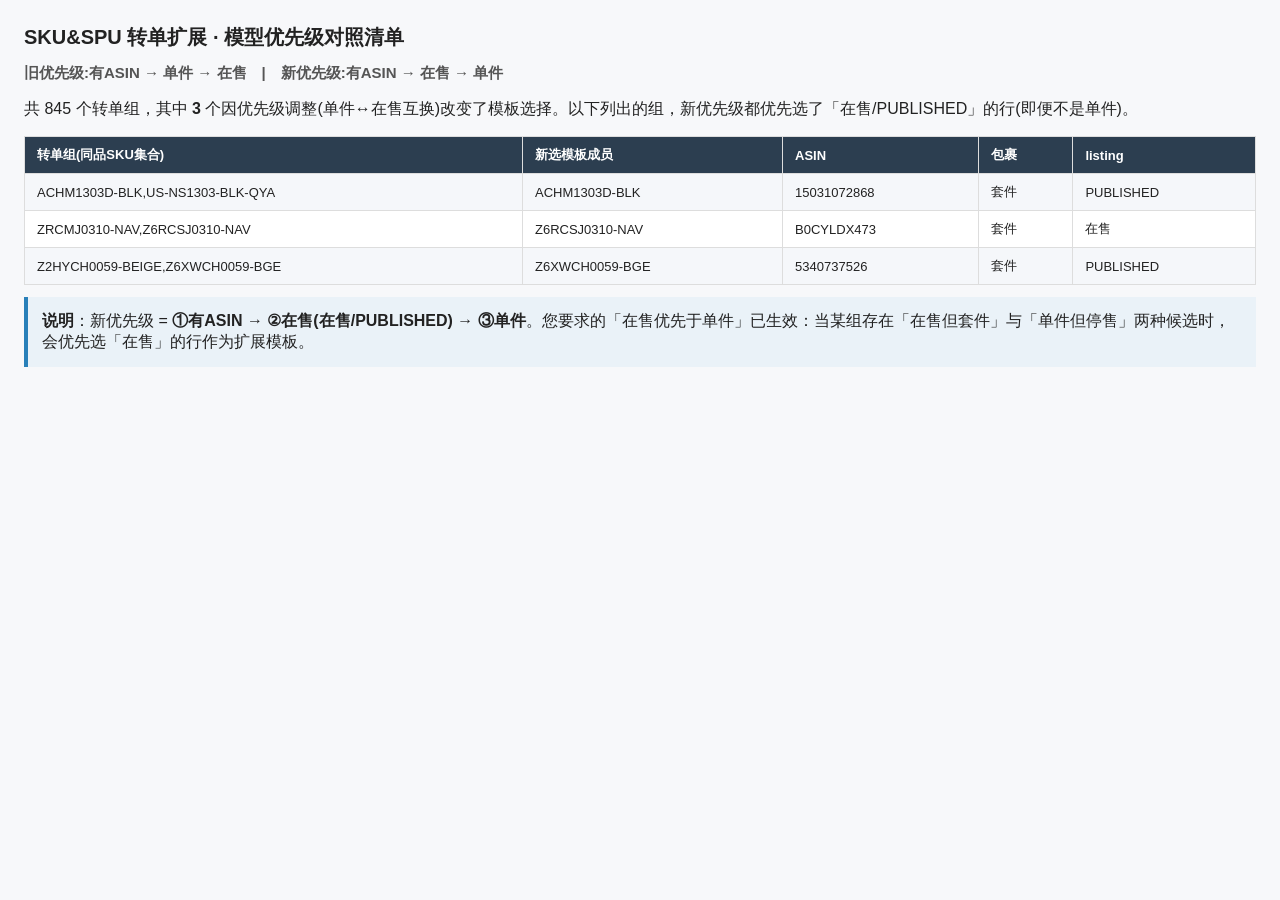
<file: 转单扩展优先级对照.html>
<!DOCTYPE html><html><head><meta charset='utf-8'><title>转单扩展优先级对照</title><style>body{font-family:'Segoe UI',Arial;margin:24px;background:#f7f8fa;color:#222}h1{font-size:20px}h2{font-size:15px;color:#555}table{border-collapse:collapse;width:100%;background:#fff;margin-top:12px}th,td{border:1px solid #ddd;padding:9px 12px;text-align:left;font-size:13px}th{background:#2c3e50;color:#fff}tr:nth-child(even){background:#f5f7fa}.note{background:#eaf2f8;padding:14px;border-left:4px solid #2980b9;margin-top:12px}</style></head><body><h1>SKU&amp;SPU 转单扩展 · 模型优先级对照清单</h1><h2>旧优先级:有ASIN → 单件 → 在售　|　新优先级:有ASIN → 在售 → 单件</h2><p>共 845 个转单组，其中 <b>3</b> 个因优先级调整(单件↔在售互换)改变了模板选择。以下列出的组，新优先级都优先选了「在售/PUBLISHED」的行(即便不是单件)。</p><table><tr><th>转单组(同品SKU集合)</th><th>新选模板成员</th><th>ASIN</th><th>包裹</th><th>listing</th></tr><tr><td>ACHM1303D-BLK,US-NS1303-BLK-QYA</td><td>ACHM1303D-BLK</td><td>15031072868</td><td>套件</td><td>PUBLISHED</td></tr>
<tr><td>ZRCMJ0310-NAV,Z6RCSJ0310-NAV</td><td>Z6RCSJ0310-NAV</td><td>B0CYLDX473</td><td>套件</td><td>在售</td></tr>
<tr><td>Z2HYCH0059-BEIGE,Z6XWCH0059-BGE</td><td>Z6XWCH0059-BGE</td><td>5340737526</td><td>套件</td><td>PUBLISHED</td></tr></table><div class='note'><b>说明</b>：新优先级 = <b>①有ASIN → ②在售(在售/PUBLISHED) → ③单件</b>。您要求的「在售优先于单件」已生效：当某组存在「在售但套件」与「单件但停售」两种候选时，会优先选「在售」的行作为扩展模板。</div></body></html>
</file>
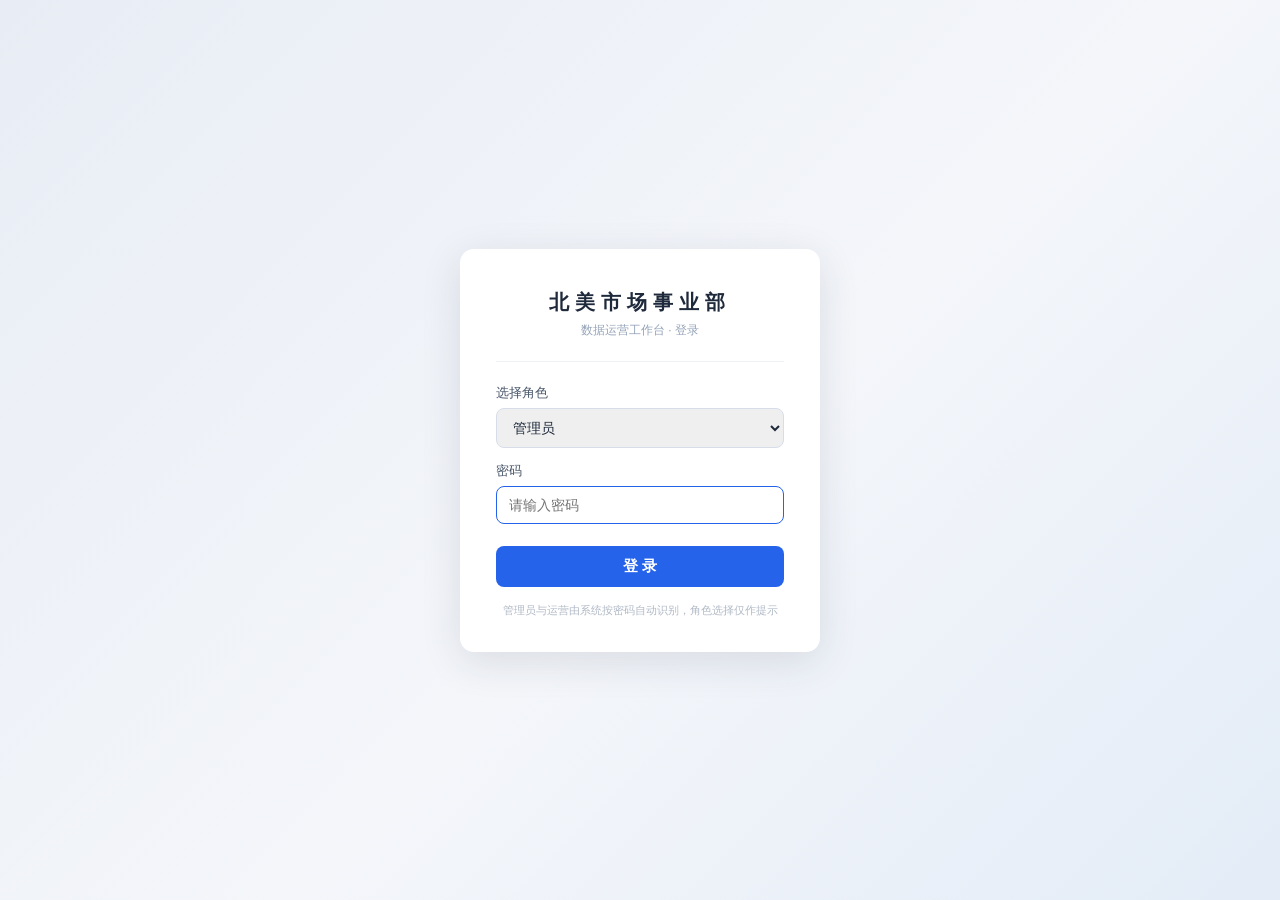
<file: templates/login.html>
<!doctype html>
<html lang="zh-CN">
<head>
<meta charset="utf-8">
<meta name="viewport" content="width=device-width, initial-scale=1.0">
<title>登录 · 数据运营工作台</title>
<style>
  * { box-sizing: border-box; }
  html, body { margin: 0; height: 100%; font-family: -apple-system, "Segoe UI", "Microsoft YaHei", sans-serif;
    background: linear-gradient(135deg, #e8edf5 0%, #f4f6fa 55%, #e3ecf7 100%); }
  .wrap { height: 100%; display: flex; align-items: center; justify-content: center; }
  .card { width: 360px; background: #fff; border-radius: 14px; box-shadow: 0 10px 40px rgba(30,41,59,.12); padding: 40px 36px 34px; }
  .brand { text-align: center; font-size: 20px; font-weight: 700; letter-spacing: 6px; color: #1e293b; }
  .sub { text-align: center; font-size: 12px; color: #94a3b8; margin-top: 6px; }
  .divider { height: 1px; background: #eef1f6; margin: 22px 0; }
  label { display: block; font-size: 13px; color: #475569; margin: 14px 0 6px; }
  select, input { width: 100%; padding: 10px 12px; border: 1px solid #d7dee9; border-radius: 8px; font-size: 14px; color: #1e293b; outline: none; }
  select:focus, input:focus { border-color: #2563eb; }
  .btn { width: 100%; margin-top: 22px; padding: 11px; border: 0; border-radius: 8px; background: #2563eb; color: #fff;
    font-size: 15px; font-weight: 600; cursor: pointer; }
  .btn:hover { background: #1d4ed8; }
  .btn[disabled] { opacity: .6; cursor: default; }
  .err { display: none; margin-top: 12px; font-size: 12px; color: #dc2626; text-align: center; }
  .tip { margin-top: 16px; font-size: 11px; color: #b0b9c6; text-align: center; }
</style>
</head>
<body>
<div class="wrap">
  <div class="card">
    <div class="brand">北美市场事业部</div>
    <div class="sub">数据运营工作台 · 登录</div>
    <div class="divider"></div>
    <form onsubmit="return doLogin()">
      <label>选择角色</label>
      <select id="role">
        <option value="admin">管理员</option>
        <option value="sub">运营</option>
      </select>
      <label>密码</label>
      <input id="pwd" type="password" placeholder="请输入密码" autocomplete="current-password">
      <button class="btn" id="btn" type="submit">登 录</button>
      <div class="err" id="err">密码错误，请重试</div>
      <div class="tip">管理员与运营由系统按密码自动识别，角色选择仅作提示</div>
    </form>
  </div>
</div>
<script>
function doLogin(){
  var pwd = document.getElementById('pwd').value || '';
  if (!pwd) { document.getElementById('err').style.display = 'block';
    document.getElementById('err').textContent = '请输入密码'; return false; }
  var btn = document.getElementById('btn');
  btn.disabled = true; btn.textContent = '登录中...';
  document.getElementById('err').style.display = 'none';
  fetch('/api/login', { method: 'POST', headers: { 'Content-Type': 'application/json' },
      body: JSON.stringify({ password: pwd }) })
    .then(function(r){ if (!r.ok) throw new Error('bad'); return r.json(); })
    .then(function(d){
      if (!d.ok) throw new Error(d.msg || '口令错误');
      location.href = '/console';   // 登录成功统一进工作台（身份显示在侧边栏底部）
    })
    .catch(function(e){
      btn.disabled = false; btn.textContent = '登 录';
      var el = document.getElementById('err');
      el.textContent = (e && e.message === 'bad') ? '密码错误，请重试' : (e.message || '登录失败');
      el.style.display = 'block';
    });
  return false;
}
document.getElementById('pwd').focus();
</script>
</body>
</html>
</file>
